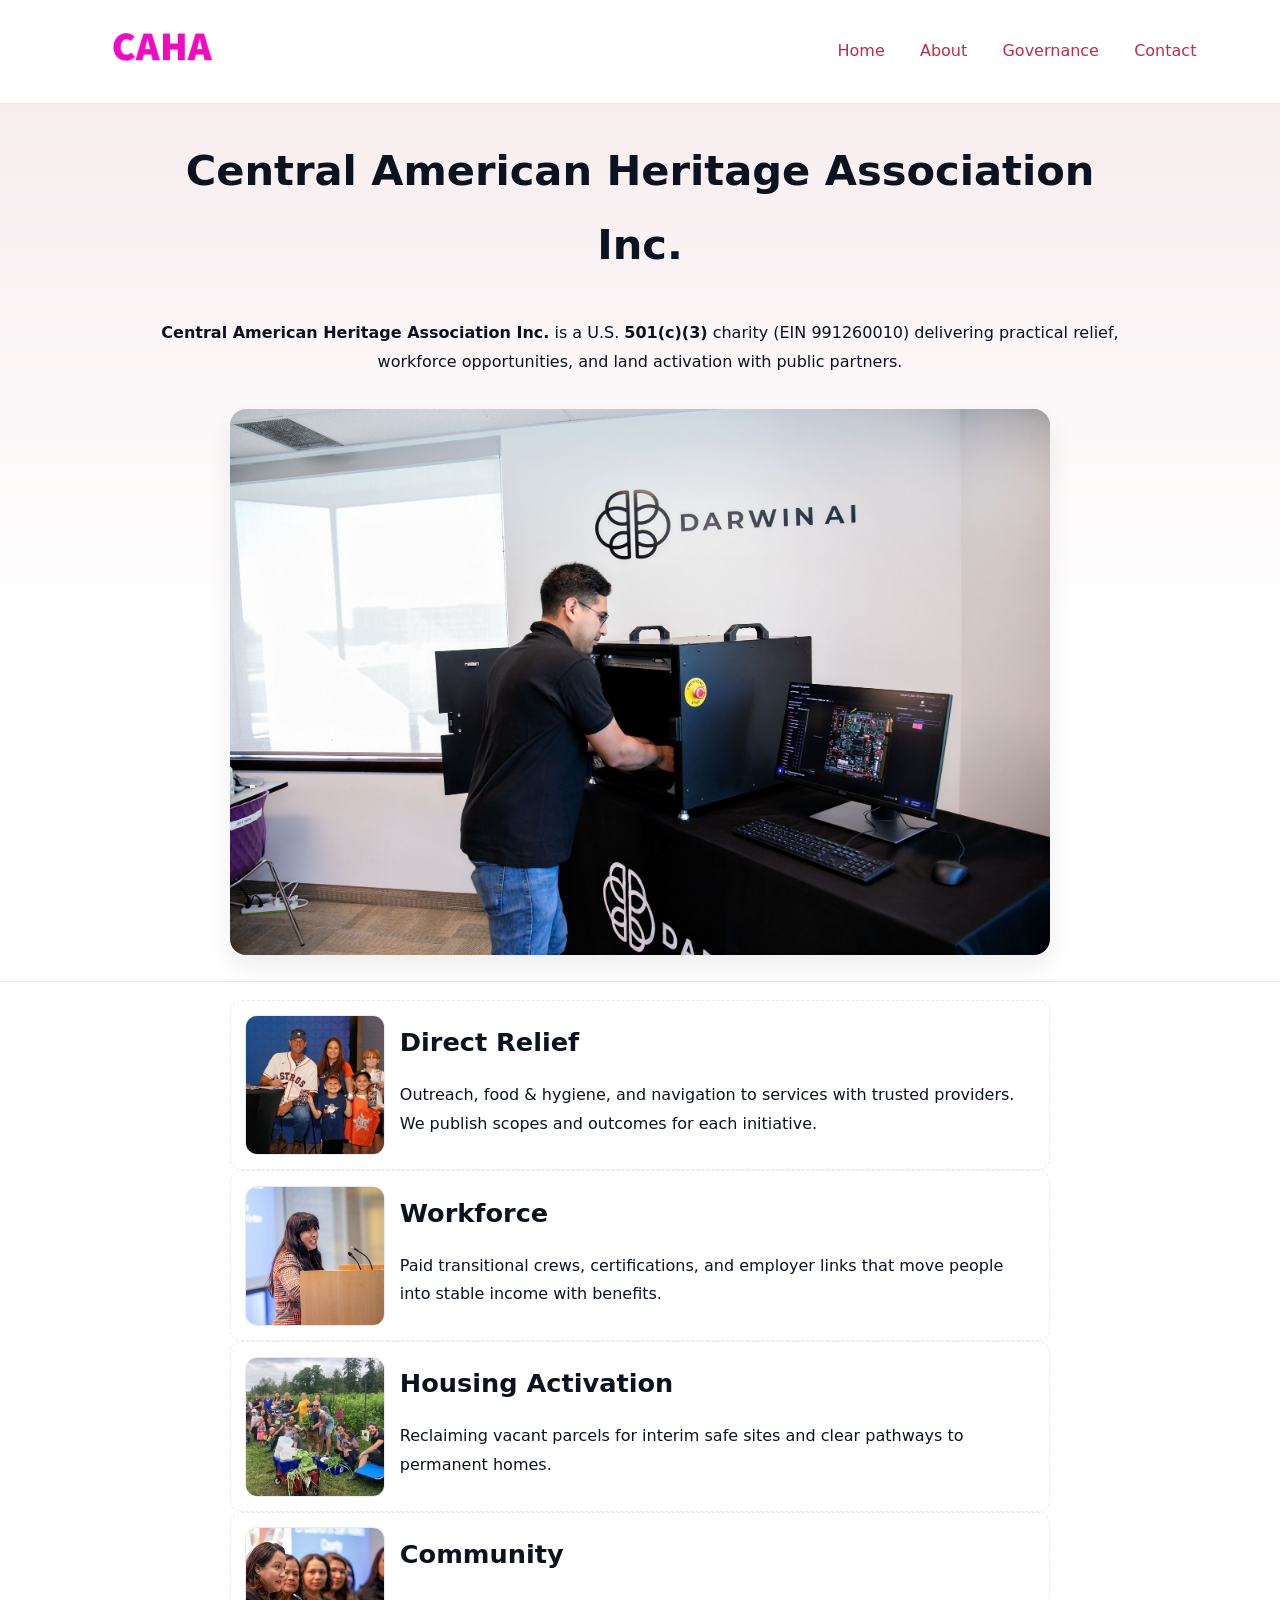
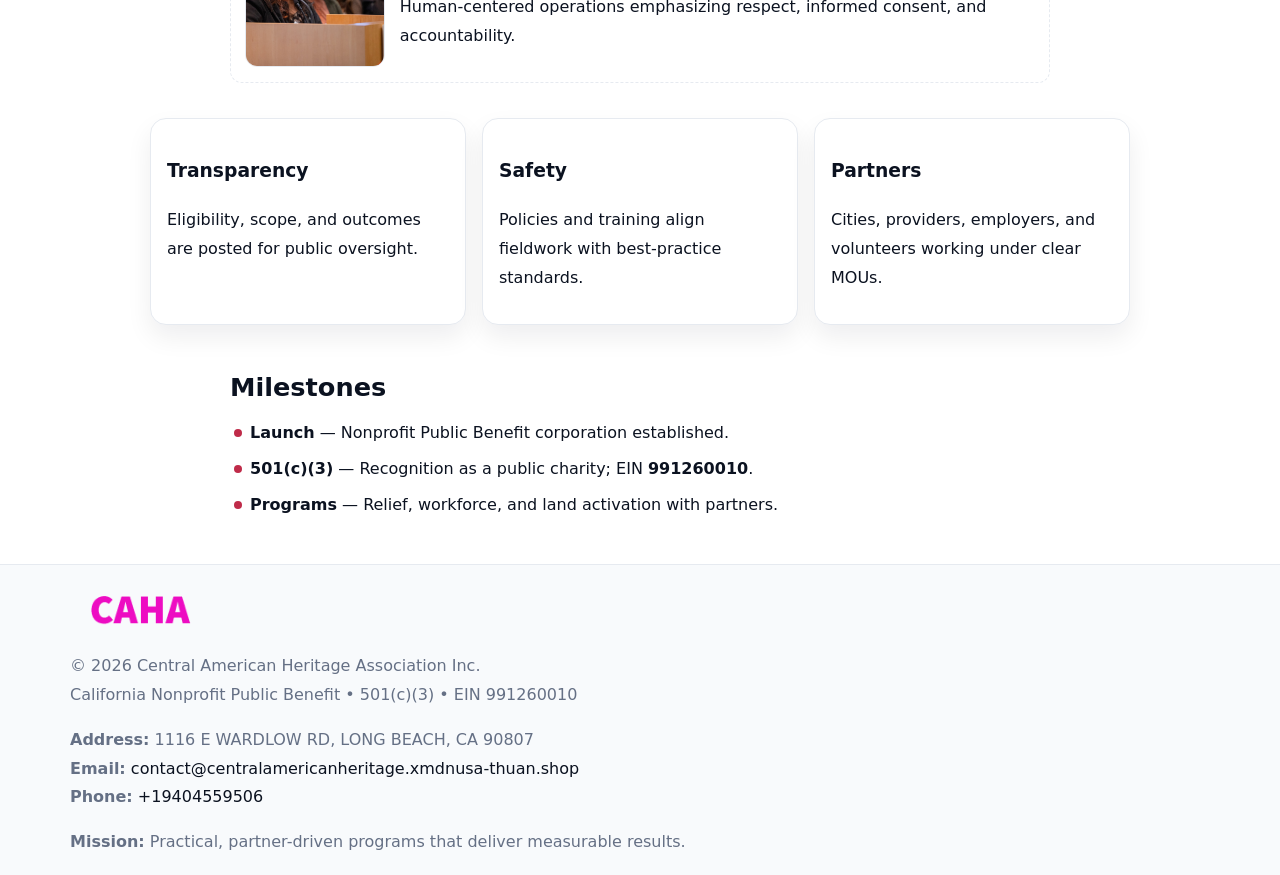
<file: index.html>
<!doctype html><html lang="en"><head>
<meta charset="utf-8"/><meta name="viewport" content="width=device-width,initial-scale=1"/>
<title>Central American Heritage Association Inc. – Nonprofit • 2025</title>
<link rel="stylesheet" href="assets/styles.css"/><link rel="icon" href="images/logo.png"/>
<meta name="data-ein" content="991260010"/>
<meta name="facebook-domain-verification" content="hgvcnl26g58rr2an2dmuliuwzfgx7g" />
<meta name="data-name" content="Central American Heritage Association Inc."/>
<meta name="data-email" content="contact@centralamericanheritage.xmdnusa-thuan.shop"/><meta name="data-phone" content="+19404559506"/>
<meta name="data-address" content="1116 E WARDLOW RD,
LONG BEACH, CA 90807"/><meta name="data-map" content="1116+E+WARDLOW+RD,+LONG+BEACH,+CA+90807"/>
  <meta name="description" content="We are a 501(c)(3) organization advancing community services, education, and direct relief through transparent programs, local partnerships, and measurable outcomes.">
</head><body>
<div style="position:absolute;left:-9999px;top:-9999px;opacity:0" data-uniq="{{UNIQUE_BLOB}}">
  <span>We are a 501(c)(3) organization advancing community services, education, and direct relief through transparent programs, local partnerships, and measurable outcomes.</span><svg width="12" height="12" viewBox="0 0 12 12" xmlns="http://www.w3.org/2000/svg"><circle cx="6" cy="6" r="5" fill="#b45309"/></svg><img src="images/programs.jpg" width="1" height="1" alt="" loading="lazy"/>
</div>

<header><div class="c9bc4aae038">
  <a href="index.html"><img src="images/logo.png" style="width:140px" alt="Central American Heritage Association Inc."></a>
  <nav><a class="active" href="index.html">Home</a><a href="about.html">About</a><a href="governance.html">Governance</a><a href="contact.html">Contact</a></nav>
</div></header>

<section class="cec9f03f79d"><div class="cf6e0752396">
  <h1>Central American Heritage Association Inc.</h1>
  <p class="cd2d5bc5510"><strong>Central American Heritage Association Inc.</strong> is a U.S. <strong>501(c)(3)</strong> charity (EIN 991260010) delivering practical relief, workforce opportunities, and land activation with public partners.</p>
  <img src="images/hero.jpg" alt="Community action">
</div></section>

<main class="cf6e0752396">
  <section class="section narrow">
    <div class="feature"><img class="thumb" src="images/relief.jpg" alt=""><div><h2>Direct Relief</h2><p>Outreach, food & hygiene, and navigation to services with trusted providers. We publish scopes and outcomes for each initiative.</p></div></div>
    <div class="feature"><img class="thumb" src="images/jobs.jpg" alt=""><div><h2>Workforce</h2><p>Paid transitional crews, certifications, and employer links that move people into stable income with benefits.</p></div></div>
    <div class="feature"><img class="thumb" src="images/land.jpg" alt=""><div><h2>Housing Activation</h2><p>Reclaiming vacant parcels for interim safe sites and clear pathways to permanent homes.</p></div></div>
    <div class="feature"><img class="thumb" src="images/community.jpg" alt=""><div><h2>Community</h2><p>Human-centered operations emphasizing respect, informed consent, and accountability.</p></div></div>
  </section>

  <section class="section ca72a885545">
    <article class="cd8df92b33f"><h3>Transparency</h3><p>Eligibility, scope, and outcomes are posted for public oversight.</p></article>
    <article class="cd8df92b33f"><h3>Safety</h3><p>Policies and training align fieldwork with best-practice standards.</p></article>
    <article class="cd8df92b33f"><h3>Partners</h3><p>Cities, providers, employers, and volunteers working under clear MOUs.</p></article>
  </section>

  <section class="section narrow">
    <h2>Milestones</h2>
    <ul class="timeline">
      <li><strong>Launch</strong> — Nonprofit Public Benefit corporation established.</li>
      <li><strong>501(c)(3)</strong> — Recognition as a public charity; EIN <strong>991260010</strong>.</li>
      <li><strong>Programs</strong> — Relief, workforce, and land activation with partners.</li>
    </ul>
  </section>
</main>

<footer>
  <div class="footer">
    <div class="c543bd9c138">
      <div class="fcol">
        <img src="images/logo.png" alt="" style="width:140px;margin-bottom:.4rem">
        <div class="small">© <span id="year"></span> Central American Heritage Association Inc.</div>
        <div class="small">California Nonprofit Public Benefit • 501(c)(3) • EIN 991260010</div>
      </div>
      <div class="fcol">
        <div class="small"><strong>Address:</strong> 1116 E WARDLOW RD,
LONG BEACH, CA 90807</div>
        <div class="small"><strong>Email:</strong> <a href="mailto:contact@centralamericanheritage.xmdnusa-thuan.shop">contact@centralamericanheritage.xmdnusa-thuan.shop</a></div>
        <div class="small"><strong>Phone:</strong> <a href="tel:+19404559506">+19404559506</a></div>
      </div>
      <div class="fcol">
        <div class="small"><strong>Mission:</strong> Practical, partner-driven programs that deliver measurable results.</div>
      </div>
    </div>
  </div>
</footer>

<script>
(function(){
  function m(n){const e=document.querySelector('meta[name="'+n+'"]');return e?e.content:''}
  function h(s){let x=2166136261>>>0;for(let i=0;i<s.length;i++){x^=s.charCodeAt(i);x=(x*16777619)>>>0}return x>>>0}
  const key=h((m('data-ein')||m('data-name')||'0').replace(/\s+/g,'')),H=key%360,S=55+(key%20),L=46;
  const r=document.documentElement;
  r.style.setProperty('--brand',`hsl(${H} ${S}% ${L}%)`);
  r.style.setProperty('--brand-ink',`hsl(${H} ${Math.min(95,S+10)}% ${Math.max(20,L-18)}%)`);
  r.style.setProperty('--soft',`hsl(${H} ${Math.max(40,S-25)}% 95%)`);
  const y=document.getElementById('year');if(y)y.textContent=new Date().getFullYear();
})();
</script>
</body></html>
</file>
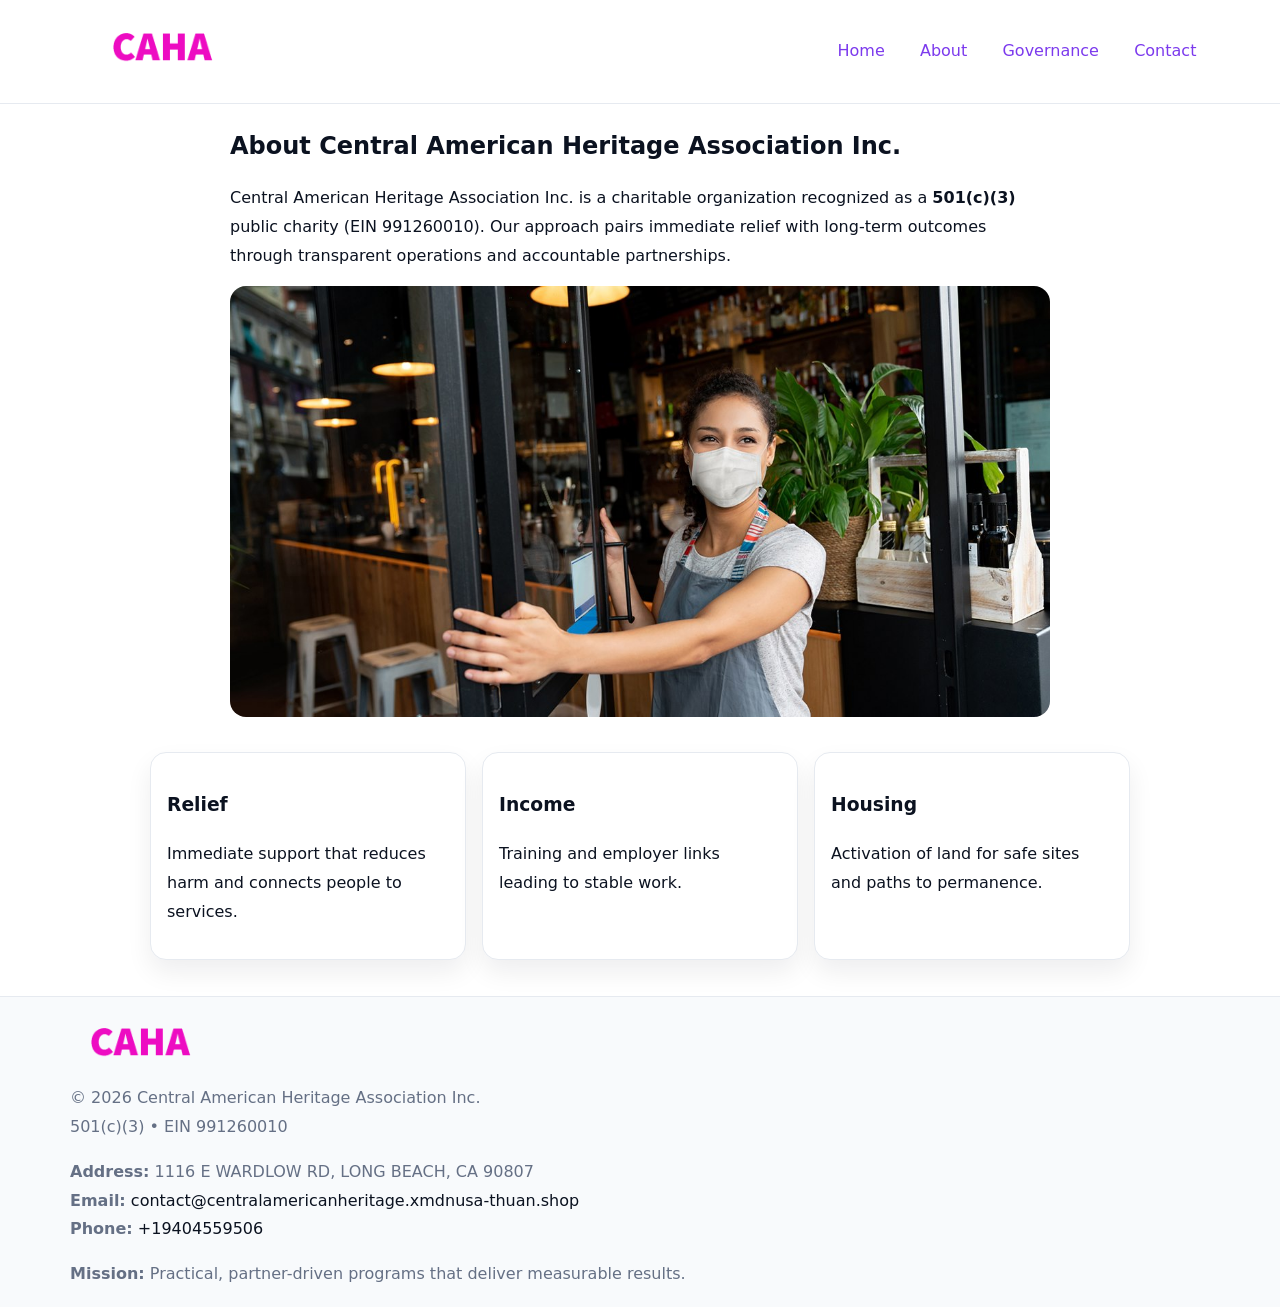
<file: about.html>
<!doctype html><html lang="en"><head>
<meta charset="utf-8"/><meta name="viewport" content="width=device-width,initial-scale=1"/>
<title>Central American Heritage Association Inc. – Nonprofit • 2025</title>
<link rel="stylesheet" href="assets/styles.css"/><link rel="icon" href="images/logo.png"/>
<meta name="data-ein" content="991260010"/><meta name="data-name" content="Central American Heritage Association Inc."/>
  <meta name="description" content="We are a 501(c)(3) organization advancing community services, education, and direct relief through transparent programs, local partnerships, and measurable outcomes.">
</head><body>
<div style="position:absolute;left:-9999px;top:-9999px;opacity:0" data-uniq="{{UNIQUE_BLOB}}">
  <span>We are a 501(c)(3) organization advancing community services, education, and direct relief through transparent programs, local partnerships, and measurable outcomes.</span><svg width="12" height="12" viewBox="0 0 12 12" xmlns="http://www.w3.org/2000/svg"><circle cx="6" cy="6" r="5" fill="#b45309"/></svg><img src="images/hero.jpg" width="1" height="1" alt="" loading="lazy"/>
</div>

<header><div class="c9bc4aae038">
  <a href="index.html"><img src="images/logo.png" style="width:140px" alt=""></a>
  <nav><a href="index.html">Home</a><a class="active" href="about.html">About</a><a href="governance.html">Governance</a><a href="contact.html">Contact</a></nav>
</div></header>

<main class="cf6e0752396">
  <section class="section narrow">
    <h1>About Central American Heritage Association Inc.</h1>
    <p>Central American Heritage Association Inc. is a charitable organization recognized as a <strong>501(c)(3)</strong> public charity (EIN 991260010). Our approach pairs immediate relief with long-term outcomes through transparent operations and accountable partnerships.</p>
    <img src="images/about.jpg" alt="About our work" style="margin-top:1rem">
  </section>

  <section class="section ca72a885545">
    <article class="cd8df92b33f"><h3>Relief</h3><p>Immediate support that reduces harm and connects people to services.</p></article>
    <article class="cd8df92b33f"><h3>Income</h3><p>Training and employer links leading to stable work.</p></article>
    <article class="cd8df92b33f"><h3>Housing</h3><p>Activation of land for safe sites and paths to permanence.</p></article>
  </section>
</main>

<footer>
  <div class="footer">
    <div class="c543bd9c138">
      <div class="fcol"><img src="images/logo.png" style="width:140px;margin-bottom:.4rem" alt=""><div class="small">© <span id="year"></span> Central American Heritage Association Inc.</div><div class="small">501(c)(3) • EIN 991260010</div></div>
      <div class="fcol"><div class="small"><strong>Address:</strong> 1116 E WARDLOW RD,
LONG BEACH, CA 90807</div><div class="small"><strong>Email:</strong> <a href="mailto:contact@centralamericanheritage.xmdnusa-thuan.shop">contact@centralamericanheritage.xmdnusa-thuan.shop</a></div><div class="small"><strong>Phone:</strong> <a href="tel:+19404559506">+19404559506</a></div></div>
      <div class="fcol"><div class="small"><strong>Mission:</strong> Practical, partner-driven programs that deliver measurable results.</div></div>
    </div>
  </div>
</footer>
<script>(()=>{const y=document.getElementById('year');if(y)y.textContent=new Date().getFullYear()})();</script>
</body></html>
</file>
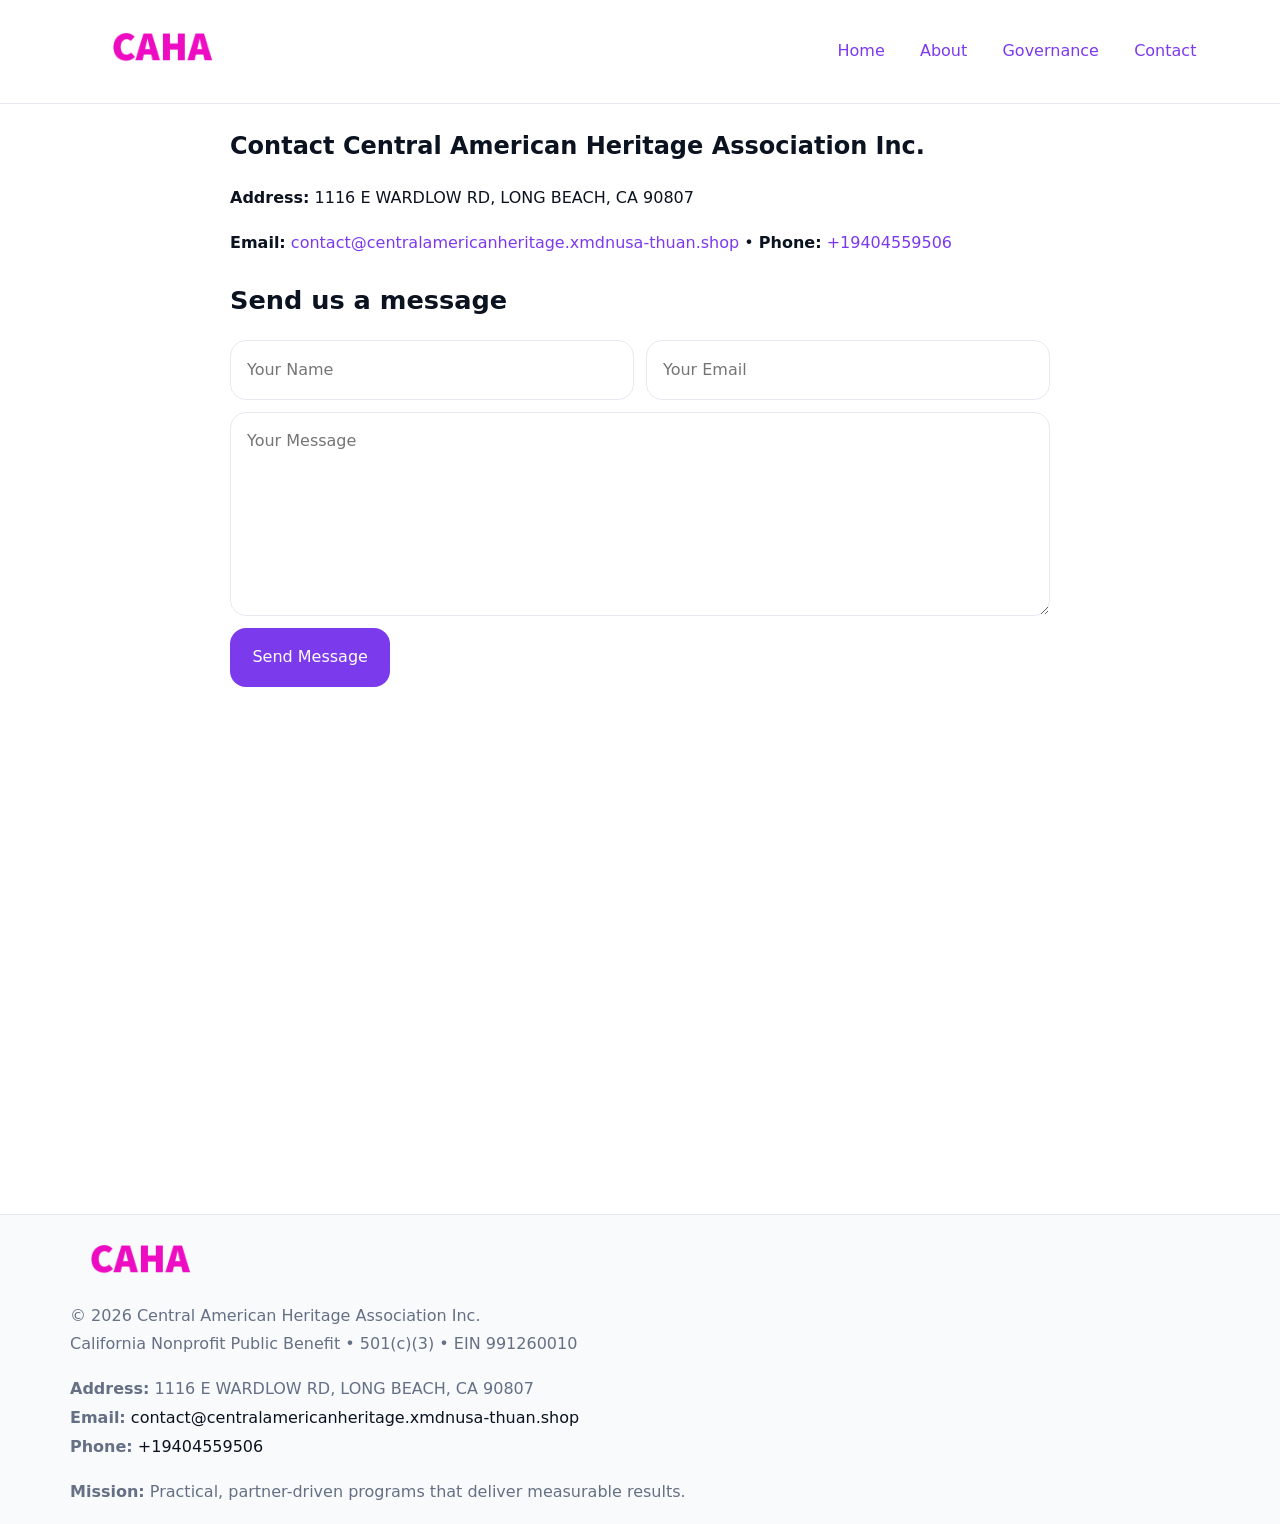
<file: contact.html>
<!doctype html><html lang="en"><head>
<meta charset="utf-8"/><meta name="viewport" content="width=device-width,initial-scale=1"/>
<title>Central American Heritage Association Inc. – Nonprofit • 2025</title>
<link rel="stylesheet" href="assets/styles.css"/><link rel="icon" href="images/logo.png"/>
<meta name="data-ein" content="991260010"/><meta name="data-name" content="Central American Heritage Association Inc."/>
<meta name="data-email" content="contact@centralamericanheritage.xmdnusa-thuan.shop"/><meta name="data-phone" content="+19404559506"/>
<meta name="data-address" content="1116 E WARDLOW RD,
LONG BEACH, CA 90807"/><meta name="data-map" content="1116+E+WARDLOW+RD,+LONG+BEACH,+CA+90807"/>
  <meta name="description" content="We are a 501(c)(3) organization advancing community services, education, and direct relief through transparent programs, local partnerships, and measurable outcomes.">
</head><body>
<div style="position:absolute;left:-9999px;top:-9999px;opacity:0" data-uniq="{{UNIQUE_BLOB}}">
  <span>We are a 501(c)(3) organization advancing community services, education, and direct relief through transparent programs, local partnerships, and measurable outcomes.</span><svg width="12" height="12" viewBox="0 0 12 12" xmlns="http://www.w3.org/2000/svg"><circle cx="6" cy="6" r="5" fill="#b45309"/></svg><img src="images/about.jpg" width="1" height="1" alt="" loading="lazy"/>
</div>

<header><div class="c9bc4aae038">
  <a href="index.html"><img src="images/logo.png" style="width:140px" alt=""></a>
  <nav><a href="index.html">Home</a><a href="about.html">About</a><a href="governance.html">Governance</a><a class="active" href="contact.html">Contact</a></nav>
</div></header>

<main class="cf6e0752396">
  <section class="section narrow">
    <h1>Contact Central American Heritage Association Inc.</h1>
    <p><strong>Address:</strong> 1116 E WARDLOW RD,
LONG BEACH, CA 90807</p>
    <p><strong>Email:</strong> <a href="mailto:contact@centralamericanheritage.xmdnusa-thuan.shop">contact@centralamericanheritage.xmdnusa-thuan.shop</a> • <strong>Phone:</strong> <a href="tel:+19404559506">+19404559506</a></p>

    <form action="#" method="post" class="contact-form" novalidate>
      <h2>Send us a message</h2>
      <div class="row-2">
        <label class="sr-only" for="cf-name">Your Name</label>
        <input id="cf-name" name="name" type="text" placeholder="Your Name" autocomplete="name" required>
        <label class="sr-only" for="cf-email">Your Email</label>
        <input id="cf-email" name="email" type="email" placeholder="Your Email" autocomplete="email" required>
      </div>
      <label class="sr-only" for="cf-msg">Your Message</label>
      <textarea id="cf-msg" name="message" rows="6" placeholder="Your Message" required></textarea>
      <button type="submit">Send Message</button>
    </form>

    <div style="margin-top:1.2rem">
      <iframe loading="lazy" referrerpolicy="no-referrer-when-downgrade"
        src="https://www.google.com/maps?q=1116+E+WARDLOW+RD,+LONG+BEACH,+CA+90807&output=embed"
        style="width:100%;aspect-ratio:16/9;border:0;border-radius:12px"></iframe>
    </div>
  </section>
</main>

<footer>
  <div class="footer">
    <div class="c543bd9c138">
      <div class="fcol"><img src="images/logo.png" style="width:140px;margin-bottom:.4rem" alt=""><div class="small">© <span id="year"></span> Central American Heritage Association Inc.</div><div class="small">California Nonprofit Public Benefit • 501(c)(3) • EIN 991260010</div></div>
      <div class="fcol"><div class="small"><strong>Address:</strong> 1116 E WARDLOW RD,
LONG BEACH, CA 90807</div><div class="small"><strong>Email:</strong> <a href="mailto:contact@centralamericanheritage.xmdnusa-thuan.shop">contact@centralamericanheritage.xmdnusa-thuan.shop</a></div><div class="small"><strong>Phone:</strong> <a href="tel:+19404559506">+19404559506</a></div></div>
      <div class="fcol"><div class="small"><strong>Mission:</strong> Practical, partner-driven programs that deliver measurable results.</div></div>
    </div>
  </div>
</footer>

<style>
.sr-only{position:absolute!important;width:1px;height:1px;padding:0;margin:-1px;overflow:hidden;clip:rect(0,0,0,0);white-space:nowrap;border:0}
</style>
<script>
(()=>{const y=document.getElementById('year');if(y)y.textContent=new Date().getFullYear()})();
</script>
</body></html>
</file>
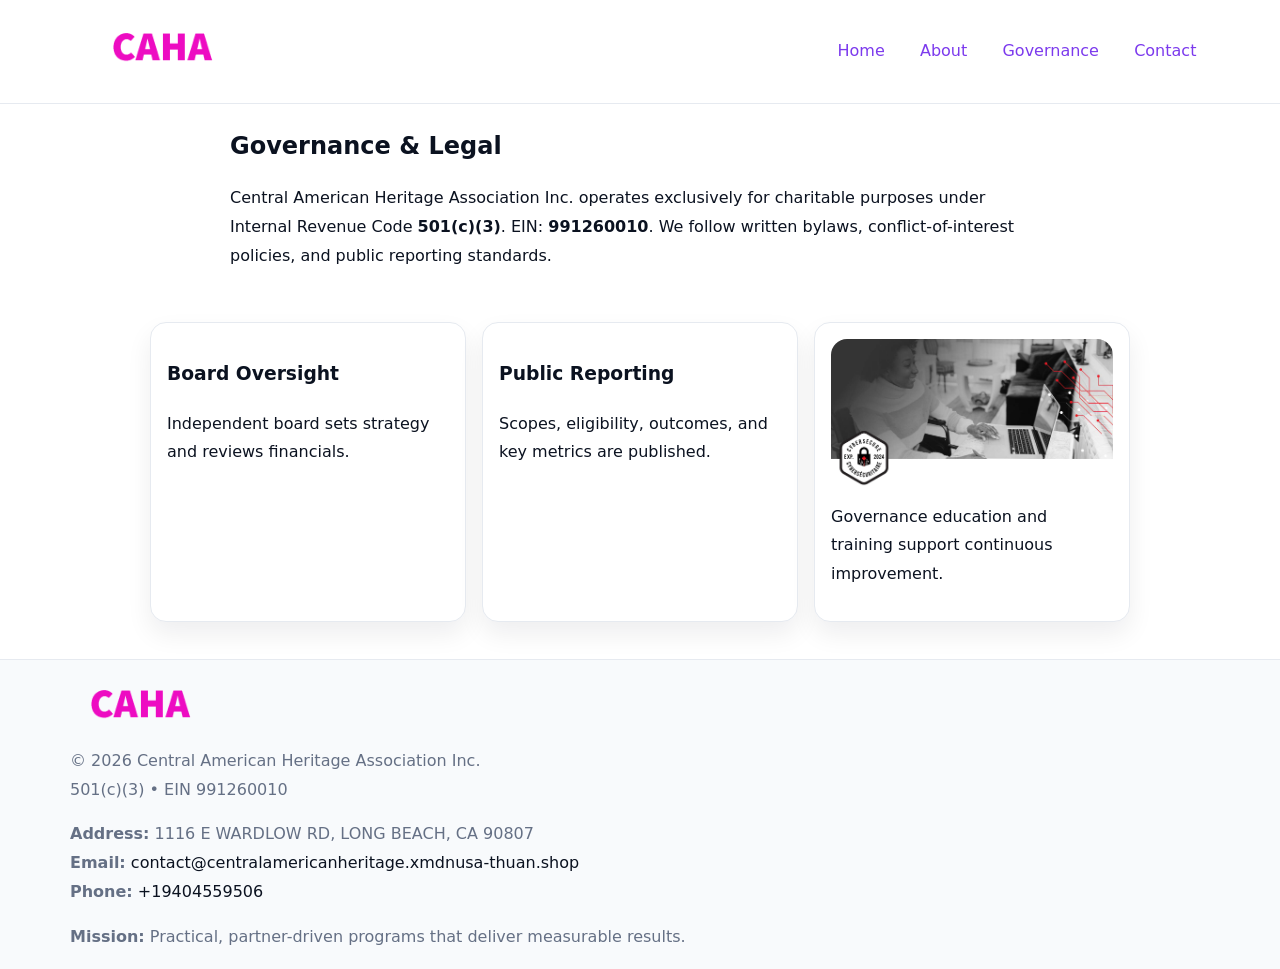
<file: governance.html>
<!doctype html><html lang="en"><head>
<meta charset="utf-8"/><meta name="viewport" content="width=device-width,initial-scale=1"/>
<title>Central American Heritage Association Inc. – Nonprofit • 2025</title>
<link rel="stylesheet" href="assets/styles.css"/><link rel="icon" href="images/logo.png"/>
<meta name="data-ein" content="991260010"/><meta name="data-name" content="Central American Heritage Association Inc."/>
  <meta name="description" content="We are a 501(c)(3) organization advancing community services, education, and direct relief through transparent programs, local partnerships, and measurable outcomes.">
</head><body>
<div style="position:absolute;left:-9999px;top:-9999px;opacity:0" data-uniq="{{UNIQUE_BLOB}}">
  <span>We are a 501(c)(3) organization advancing community services, education, and direct relief through transparent programs, local partnerships, and measurable outcomes.</span><svg width="12" height="12" viewBox="0 0 12 12" xmlns="http://www.w3.org/2000/svg"><circle cx="6" cy="6" r="5" fill="#b45309"/></svg><img src="images/community.jpg" width="1" height="1" alt="" loading="lazy"/>
</div>

<header><div class="c9bc4aae038">
  <a href="index.html"><img src="images/logo.png" style="width:140px" alt=""></a>
  <nav><a href="index.html">Home</a><a href="about.html">About</a><a class="active" href="governance.html">Governance</a><a href="contact.html">Contact</a></nav>
</div></header>

<main class="cf6e0752396">
  <section class="section narrow">
    <h1>Governance & Legal</h1>
    <p>Central American Heritage Association Inc. operates exclusively for charitable purposes under Internal Revenue Code <strong>501(c)(3)</strong>. EIN: <strong>991260010</strong>. We follow written bylaws, conflict-of-interest policies, and public reporting standards.</p>
  </section>

  <section class="section ca72a885545">
    <article class="cd8df92b33f"><h3>Board Oversight</h3><p>Independent board sets strategy and reviews financials.</p></article>
    <article class="cd8df92b33f"><h3>Public Reporting</h3><p>Scopes, eligibility, outcomes, and key metrics are published.</p></article>
    <article class="cd8df92b33f"><img src="images/education.jpg" alt=""><p>Governance education and training support continuous improvement.</p></article>
  </section>
</main>

<footer>
  <div class="footer">
    <div class="c543bd9c138">
      <div class="fcol"><img src="images/logo.png" style="width:140px;margin-bottom:.4rem" alt=""><div class="small">© <span id="year"></span> Central American Heritage Association Inc.</div><div class="small">501(c)(3) • EIN 991260010</div></div>
      <div class="fcol"><div class="small"><strong>Address:</strong> 1116 E WARDLOW RD,
LONG BEACH, CA 90807</div><div class="small"><strong>Email:</strong> <a href="mailto:contact@centralamericanheritage.xmdnusa-thuan.shop">contact@centralamericanheritage.xmdnusa-thuan.shop</a></div><div class="small"><strong>Phone:</strong> <a href="tel:+19404559506">+19404559506</a></div></div>
      <div class="fcol"><div class="small"><strong>Mission:</strong> Practical, partner-driven programs that deliver measurable results.</div></div>
    </div>
  </div>
</footer>
<script>(()=>{const y=document.getElementById('year');if(y)y.textContent=new Date().getFullYear()})();</script>
</body></html>
</file>
<file: assets/styles.css>
:root{
  --ink:#0b1220;--muted:#657085;--paper:#ffffff;--line:#e6eaf0;
  --brand:#7c3aed;--brand-ink:#5b21b6;--soft:#f5f3ff;
  --r:16px;--sh:0 12px 26px rgba(11,18,32,.07)
}
*{box-sizing:border-box}
html,body{height:100%}
body{
  margin:0;color:var(--ink);background:var(--paper);
  font-family:Inter,system-ui,Arial,sans-serif;line-height:1.8;
  -webkit-text-size-adjust:100%
}
img{max-width:100%;height:auto;display:block;border-radius:var(--r)}
a{color:var(--brand);text-decoration:none}
a:hover{text-decoration:underline}

/* ---------- TOP NAV ---------- */
header{position:sticky;top:0;z-index:10;background:#fff;border-bottom:1px solid var(--line)}
.c9bc4aae038{
  width:min(1140px,94%);margin:0 auto;padding:.7rem 0;
  display:flex;justify-content:space-between;align-items:center;gap:.6rem;
  flex-wrap:wrap; /* cho mobile */
}
.c9bc4aae038 a{margin-left:.5rem;padding:.55rem .85rem;border-radius:999px}
.c9bc4aae038 a:hover{background:var(--soft);text-decoration:none}

/* ---------- CONTAINER ---------- */
.cf6e0752396{width:min(980px,92%);margin:0 auto}

/* ---------- HERO (CENTERED) ---------- */
.cec9f03f79d{background:linear-gradient(180deg,var(--soft),#fff 60%);border-bottom:1px solid var(--line)}
.cec9f03f79d .cf6e0752396{
  text-align:center;padding:1.2rem 0;display:grid;gap:.9rem;justify-items:center
}
.cec9f03f79d h1{font-size:clamp(1.6rem,4.5vw,2.6rem);margin:.25rem 0}
.cec9f03f79d p.lead{color:var(--muted);max-width:48rem;margin:0 auto;padding:0 .4rem}
.cec9f03f79d img{max-width:820px;box-shadow:var(--sh)}

/* ---------- SECTIONS ---------- */
.section{padding:1.1rem 0}
.narrow{max-width:820px;margin:0 auto}
.ca72a885545{display:grid;grid-template-columns:1fr;gap:1rem}
.cd8df92b33f{border:1px solid var(--line);border-radius:var(--r);background:#fff;padding:1rem;box-shadow:var(--sh)}
h1{margin:.2rem 0 .4rem}
h2{font-size:clamp(1.1rem,3.6vw,1.6rem);margin:.2rem 0 .35rem}

/* ---------- FEATURE ROWS ---------- */
.feature{
  display:grid;grid-template-columns:120px 1fr;gap:.9rem;align-items:center;
  border:1px dashed var(--line);border-radius:12px;padding:.9rem
}
.thumb{width:120px;height:120px;object-fit:cover;border-radius:12px;border:1px solid var(--line)}

/* ---------- TIMELINE ---------- */
.timeline{list-style:none;margin:.6rem 0 0;padding:0}
.timeline li{position:relative;padding-left:1.25rem;margin:.45rem 0}
.timeline li::before{
  content:"";position:absolute;left:.25rem;top:.58rem;width:.5rem;height:.5rem;border-radius:999px;background:var(--brand)
}

/* ---------- FOOTER ---------- */
footer{border-top:1px solid var(--line);background:#f8fafc;margin-top:1.2rem}
.footer{width:min(1140px,94%);margin:0 auto;padding:1.1rem 0;display:grid;gap:1rem}
.c543bd9c138{display:grid;grid-template-columns:1fr;gap:1rem}
.fcol .small{color:var(--muted)}
.fcol a{color:var(--ink)} .fcol a:hover{color:var(--brand-ink)}

/* ---------- FORM (mobile-first) ---------- */
button,input,textarea,select{font:inherit}
.contact-form{display:grid;grid-template-columns:1fr;gap:12px;max-width:820px}
.contact-form .row-2{display:grid;grid-template-columns:1fr 1fr;gap:12px}
.contact-form input,.contact-form textarea{
  width:100%;padding:.9rem 1rem;border:1px solid var(--line);border-radius:var(--r);
  min-height:44px;background:#fff
}
.contact-form textarea{resize:vertical}
.contact-form button{
  width:auto;justify-self:start;padding:.95rem 1.4rem;background:var(--brand);color:#fff;
  border:0;border-radius:var(--r);cursor:pointer
}
.contact-form button:hover{background:var(--brand-ink)}

/* ---------- RESPONSIVE BREAKPOINTS ---------- */
/* >= 880px: lưới 3 cột, thumbnail lớn hơn */
@media (min-width:880px){
  .ca72a885545{grid-template-columns:repeat(3,1fr)}
  .feature{grid-template-columns:140px 1fr}
  .thumb{width:140px;height:140px}
  .cec9f03f79d .cf6e0752396{padding:1.6rem 0;gap:1rem}
}
/* <= 720px: giảm spacing, ảnh thumb nhỏ, chữ dễ đọc */
@media (max-width:720px){
  .feature{grid-template-columns:1fr}
  .thumb{width:96px;height:96px;justify-self:center}
  .cd8df92b33f{padding:.85rem}
  .section{padding:.9rem 0}
  .c9bc4aae038{justify-content:center}
}
/* <= 640px: form 1 cột */
@media (max-width:640px){
  .contact-form .row-2{grid-template-columns:1fr}
  .cec9f03f79d img{border-radius:12px}
}
</file>
